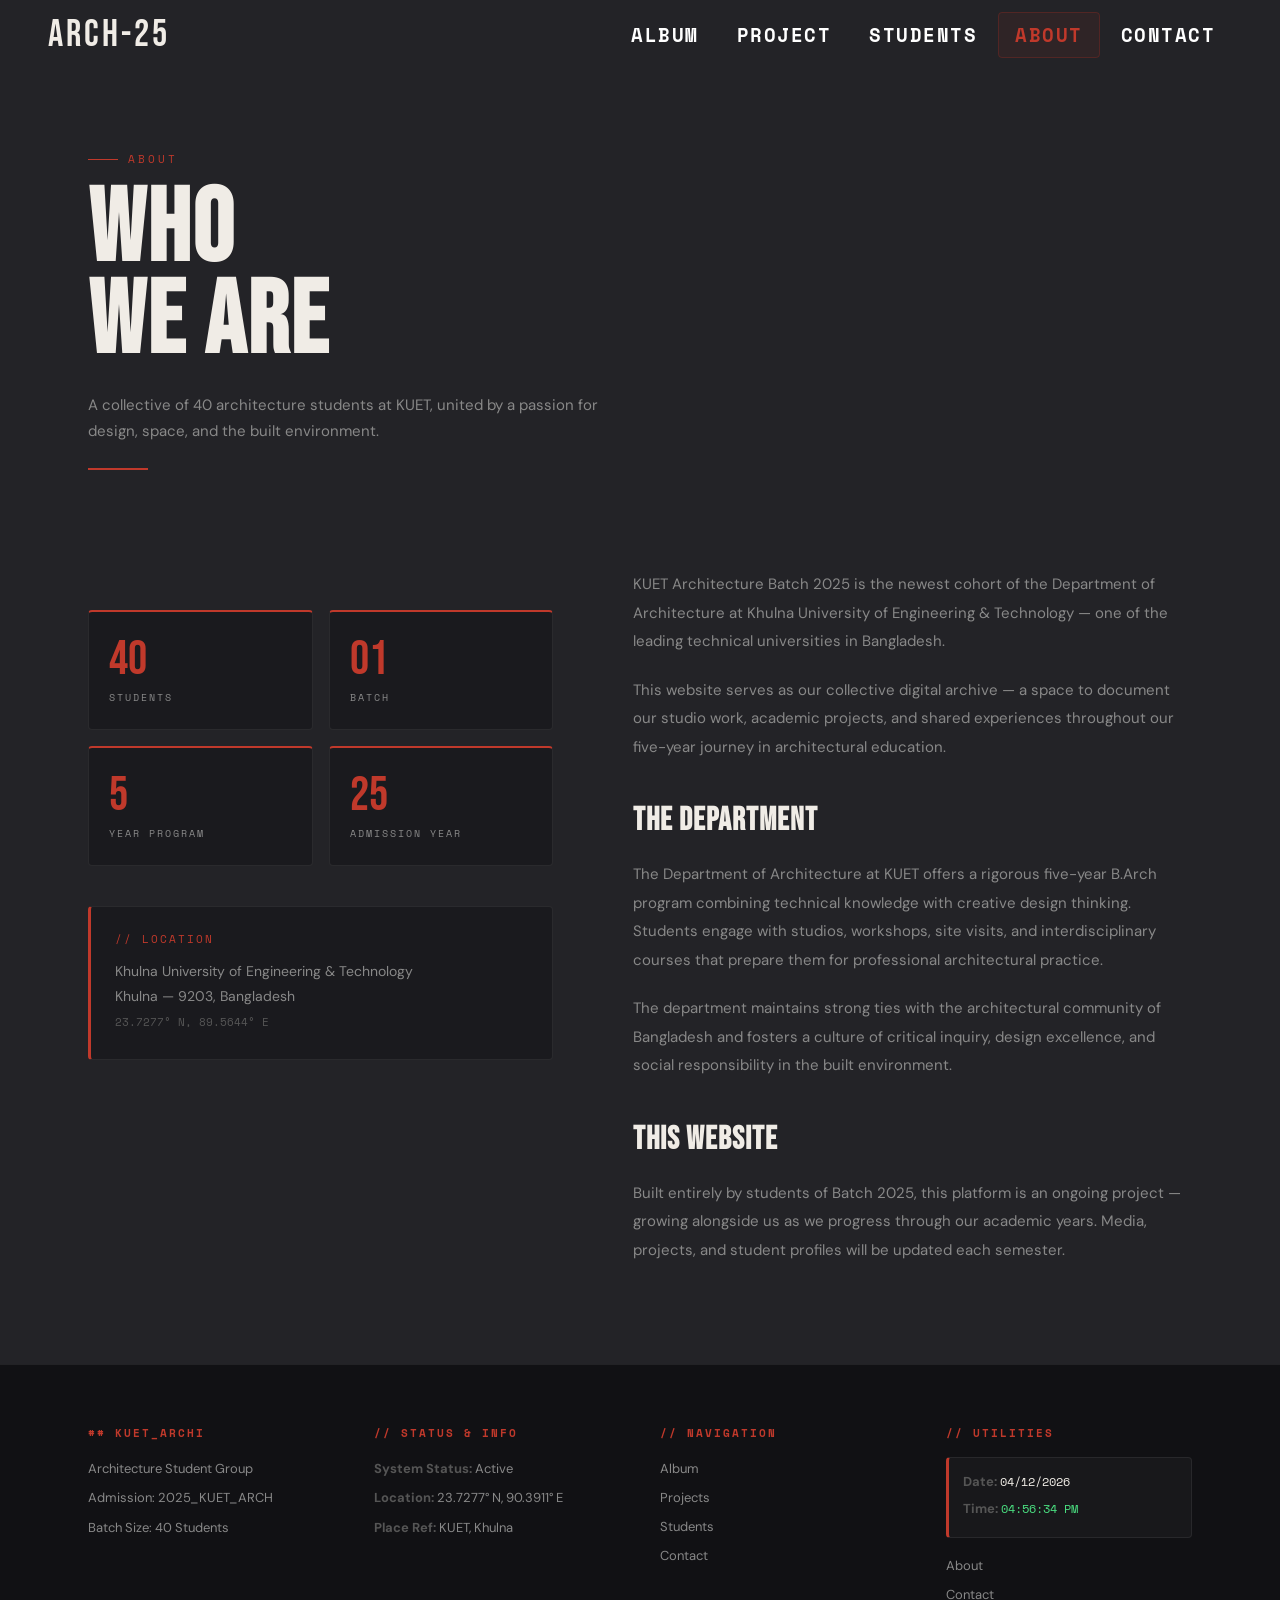
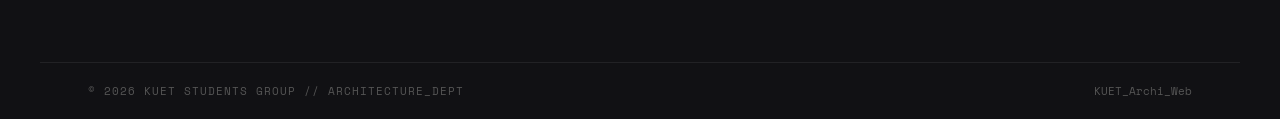
<file: about.html>
<!DOCTYPE html>
<html lang="en">
<head>
  <meta charset="UTF-8">
  <meta name="viewport" content="width=device-width, initial-scale=1.0">
  <title>KUET Architecture'25</title>
  <link rel="stylesheet" href="style.css">
</head>
<body>

<nav class="navbar" id="navbar">
  <a href="index.html" class="logo">Arch-25</a>
  <ul class="nav-menu" id="desktop-menu"></ul>
  <button class="menu-toggle" id="menu-btn" aria-label="Toggle menu">
    <svg id="menu-icon" fill="none" viewBox="0 0 24 24">
      <path stroke-linecap="round" stroke-linejoin="round" stroke-width="2" d="M4 6h16M4 12h16M4 18h16"/>
    </svg>
  </button>
</nav>
<div class="mobile-menu" id="mobile-menu"></div>

<main>

  <div class="page-hero">
    <p class="label">About</p>
    <h1>WHO<br>WE ARE</h1>
    <p>A collective of 40 architecture students at KUET, united by a passion for design, space, and the built environment.</p>
    <div class="divider-line"></div>
  </div>

  <div class="about-content">

    <!-- Left: Stats -->
    <div>
      <div class="about-stats">
        <div class="stat-block">
          <div class="stat-num">40</div>
          <div class="stat-label">Students</div>
        </div>
        <div class="stat-block">
          <div class="stat-num">01</div>
          <div class="stat-label">Batch</div>
        </div>
        <div class="stat-block">
          <div class="stat-num">5</div>
          <div class="stat-label">Year Program</div>
        </div>
        <div class="stat-block">
          <div class="stat-num">25</div>
          <div class="stat-label">Admission Year</div>
        </div>
      </div>

      <div style="margin-top: 40px; padding: 24px; background: var(--surface); border: 1px solid var(--border); border-left: 3px solid var(--accent); border-radius: 4px;">
        <p style="font-family: var(--mono); font-size: 11px; color: var(--accent); letter-spacing: 2px; text-transform: uppercase; margin-bottom: 12px;">// LOCATION</p>
        <p style="font-size: 14px; color: var(--text-muted); line-height: 1.8;">
          Khulna University of Engineering &amp; Technology<br>
          Khulna — 9203, Bangladesh<br>
          <span style="color: var(--text-dim); font-family: var(--mono); font-size: 11px;">23.7277° N, 89.5644° E</span>
        </p>
      </div>
    </div>

    <!-- Right: Text -->
    <div class="about-text">
      <p>
        KUET Architecture Batch 2025 is the newest cohort of the Department of Architecture at Khulna University of Engineering &amp; Technology — one of the leading technical universities in Bangladesh.
      </p>
      <p>
        This website serves as our collective digital archive — a space to document our studio work, academic projects, and shared experiences throughout our five-year journey in architectural education.
      </p>

      <h3>The Department</h3>
      <p>
        The Department of Architecture at KUET offers a rigorous five-year B.Arch program combining technical knowledge with creative design thinking. Students engage with studios, workshops, site visits, and interdisciplinary courses that prepare them for professional architectural practice.
      </p>
      <p>
        The department maintains strong ties with the architectural community of Bangladesh and fosters a culture of critical inquiry, design excellence, and social responsibility in the built environment.
      </p>

      <h3>This Website</h3>
      <p>
        Built entirely by students of Batch 2025, this platform is an ongoing project — growing alongside us as we progress through our academic years. Media, projects, and student profiles will be updated each semester.
      </p>
    </div>

  </div>

</main>

<footer class="archi-footer">
  <div class="footer-container">
    <div class="footer-section">
      <h3>## KUET_ARCHI</h3>
      <p>Architecture Student Group</p>
      <p>Admission: 2025_KUET_ARCH</p>
      <p>Batch Size: 40 Students</p>
    </div>
    <div class="footer-section">
      <h3>// STATUS &amp; INFO</h3>
      <p><strong>System Status:</strong> Active</p>
      <p><strong>Location:</strong> 23.7277° N, 90.3911° E</p>
      <p><strong>Place Ref:</strong> KUET, Khulna</p>
    </div>
    <div class="footer-section">
      <h3>// NAVIGATION</h3>
      <ul class="footer-links">
         <li><a href="index.html">Album</a></li>
        <li><a href="project.html">Projects</a></li>
        <li><a href="students.html">Students</a></li>
        <li><a href="contact.html">Contact</a></li>
      </ul>
    </div>
    <div class="footer-section">
      <h3>// UTILITIES</h3>
      <div class="live-clock-box">
        <p><strong>Date:</strong> <span id="live-date">--/--/----</span></p>
        <p><strong>Time:</strong> <span id="live-time">--:--:-- --</span></p>
      </div>
      <ul class="footer-links">
        <li><a href="about.html">About</a></li>
        <li><a href="contact.html">Contact</a></li>
      </ul>
    </div>
  </div>
  <div class="footer-bottom">
    <div class="footer-bottom-left">
      <h1>© 2026 KUET STUDENTS GROUP // ARCHITECTURE_DEPT</h1>
    </div>
    <div class="footer-version"><p>KUET_Archi_Web</p></div>
  </div>
</footer>

<script src="script.js"></script>
</body>
</html>
</file>
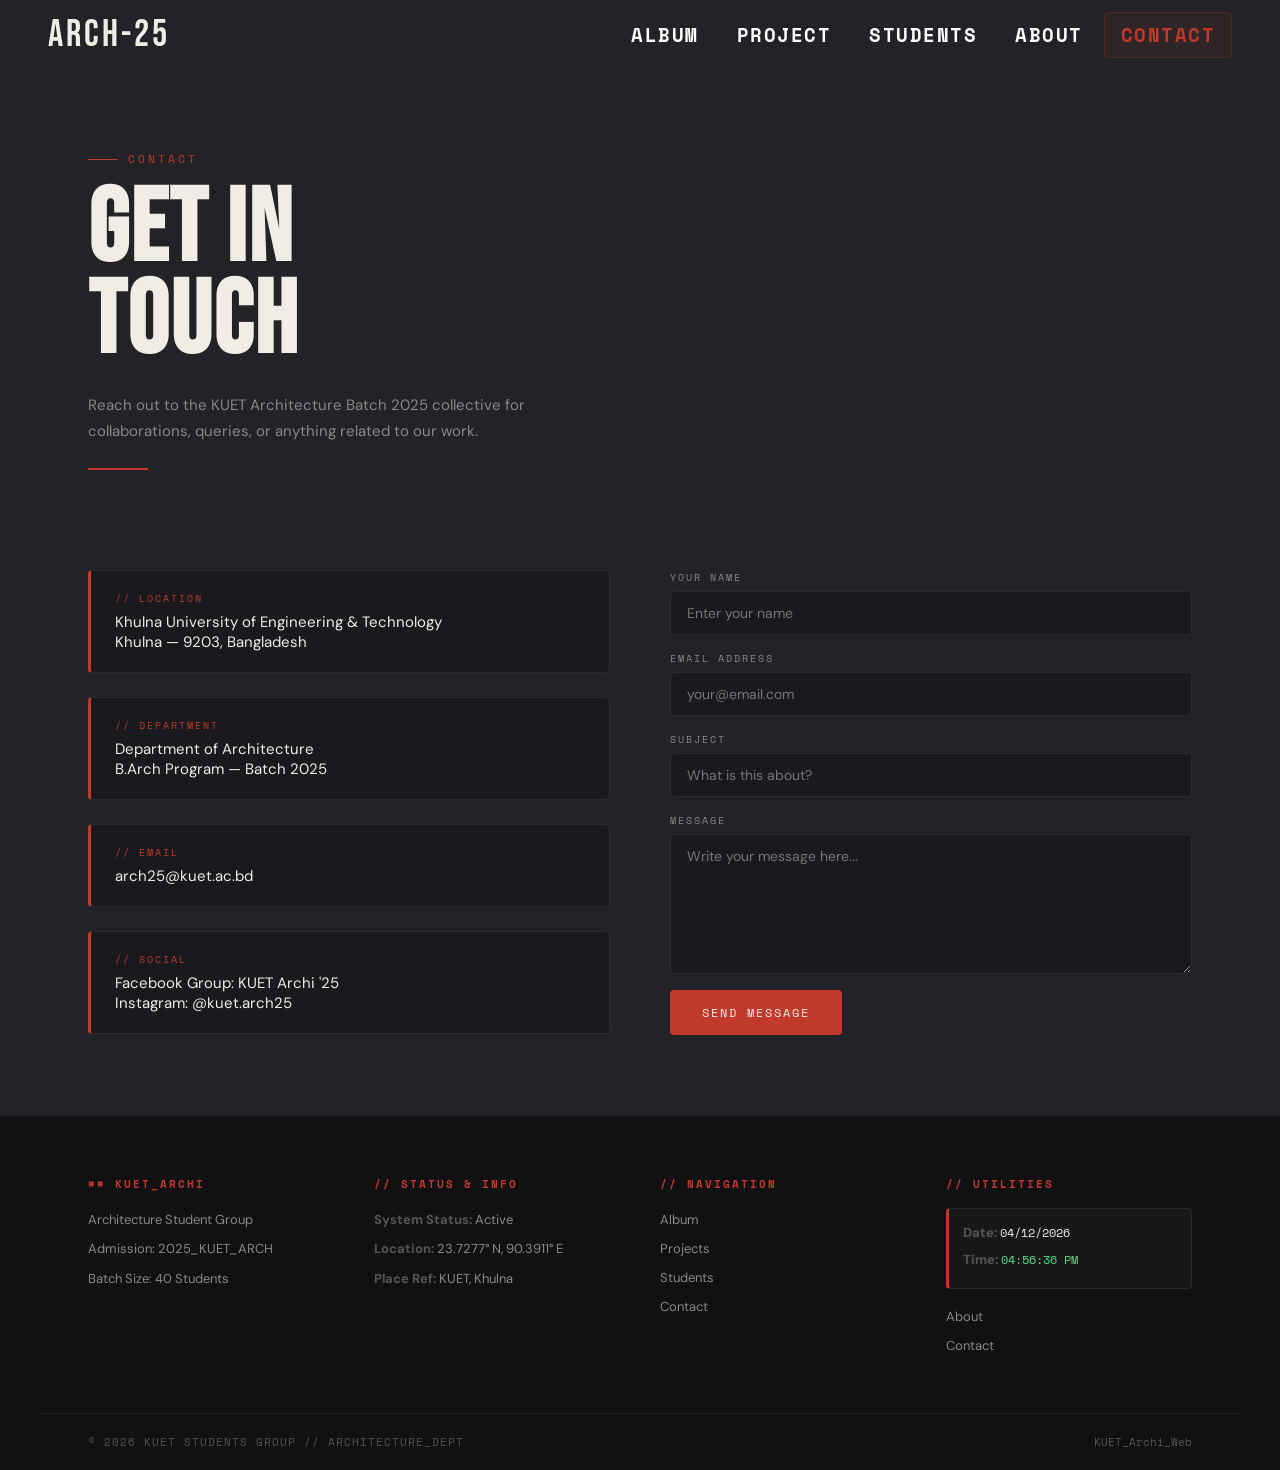
<file: contact.html>
<!DOCTYPE html>
<html lang="en">
<head>
  <meta charset="UTF-8">
  <meta name="viewport" content="width=device-width, initial-scale=1.0">
  <title>KUET Architecture'25</title>
  <link rel="stylesheet" href="style.css">
</head>
<body>

<nav class="navbar" id="navbar">
  <a href="index.html" class="logo">Arch-25</a>
  <ul class="nav-menu" id="desktop-menu"></ul>
  <button class="menu-toggle" id="menu-btn" aria-label="Toggle menu">
    <svg id="menu-icon" fill="none" viewBox="0 0 24 24">
      <path stroke-linecap="round" stroke-linejoin="round" stroke-width="2" d="M4 6h16M4 12h16M4 18h16"/>
    </svg>
  </button>
</nav>
<div class="mobile-menu" id="mobile-menu"></div>

<main>

  <div class="page-hero">
    <p class="label">Contact</p>
    <h1>GET IN<br>TOUCH</h1>
    <p>Reach out to the KUET Architecture Batch 2025 collective for collaborations, queries, or anything related to our work.</p>
    <div class="divider-line"></div>
  </div>

  <div class="contact-grid">

    <!-- Info -->
    <div class="contact-info">
      <div class="contact-item">
        <p class="ci-label">// Location</p>
        <p class="ci-value">Khulna University of Engineering &amp; Technology<br>Khulna — 9203, Bangladesh</p>
      </div>
      <div class="contact-item">
        <p class="ci-label">// Department</p>
        <p class="ci-value">Department of Architecture<br>B.Arch Program — Batch 2025</p>
      </div>
      <div class="contact-item">
        <p class="ci-label">// Email</p>
        <p class="ci-value">arch25@kuet.ac.bd</p>
      </div>
      <div class="contact-item">
        <p class="ci-label">// Social</p>
        <p class="ci-value">Facebook Group: KUET Archi '25<br>Instagram: @kuet.arch25</p>
      </div>
    </div>

    <!-- Form -->
    <div class="contact-form">
      <div class="form-group">
        <label for="name">Your Name</label>
        <input type="text" id="name" placeholder="Enter your name">
      </div>
      <div class="form-group">
        <label for="email">Email Address</label>
        <input type="email" id="email" placeholder="your@email.com">
      </div>
      <div class="form-group">
        <label for="subject">Subject</label>
        <input type="text" id="subject" placeholder="What is this about?">
      </div>
      <div class="form-group">
        <label for="message">Message</label>
        <textarea id="message" placeholder="Write your message here..."></textarea>
      </div>
      <button class="btn-submit" onclick="handleSubmit()">Send Message</button>
      <p id="form-status" style="font-family:var(--mono); font-size:12px; color:var(--accent); margin-top:8px; display:none;"></p>
    </div>

  </div>

</main>

<footer class="archi-footer">
  <div class="footer-container">
    <div class="footer-section">
      <h3>## KUET_ARCHI</h3>
      <p>Architecture Student Group</p>
      <p>Admission: 2025_KUET_ARCH</p>
      <p>Batch Size: 40 Students</p>
    </div>
    <div class="footer-section">
      <h3>// STATUS &amp; INFO</h3>
      <p><strong>System Status:</strong> Active</p>
      <p><strong>Location:</strong> 23.7277° N, 90.3911° E</p>
      <p><strong>Place Ref:</strong> KUET, Khulna</p>
    </div>
    <div class="footer-section">
      <h3>// NAVIGATION</h3>
      <ul class="footer-links">
        <li><a href="index.html">Album</a></li>
        <li><a href="project.html">Projects</a></li>
        <li><a href="students.html">Students</a></li>
        <li><a href="contact.html">Contact</a></li>
      </ul>
    </div>
    <div class="footer-section">
      <h3>// UTILITIES</h3>
      <div class="live-clock-box">
        <p><strong>Date:</strong> <span id="live-date">--/--/----</span></p>
        <p><strong>Time:</strong> <span id="live-time">--:--:-- --</span></p>
      </div>
      <ul class="footer-links">
        <li><a href="about.html">About</a></li>
        <li><a href="contact.html">Contact</a></li>
      </ul>
    </div>
  </div>
  <div class="footer-bottom">
    <div class="footer-bottom-left">
      <h1>© 2026 KUET STUDENTS GROUP // ARCHITECTURE_DEPT</h1>
    </div>
    <div class="footer-version"><p>KUET_Archi_Web</p></div>
  </div>
</footer>

<script src="script.js"></script>
<script>
  function handleSubmit() {
    const name    = document.getElementById('name').value.trim();
    const email   = document.getElementById('email').value.trim();
    const message = document.getElementById('message').value.trim();
    const status  = document.getElementById('form-status');

    if (!name || !email || !message) {
      status.textContent = '// ERROR: Please fill in all required fields.';
      status.style.color = '#e74c3c';
      status.style.display = 'block';
      return;
    }
    // এখানে তোমার backend/email service এর fetch() call যোগ করো
    status.textContent = '// MESSAGE_SENT: We will get back to you soon.';
    status.style.color = '#4ade80';
    status.style.display = 'block';
  }
</script>
</body>
</html>
</file>
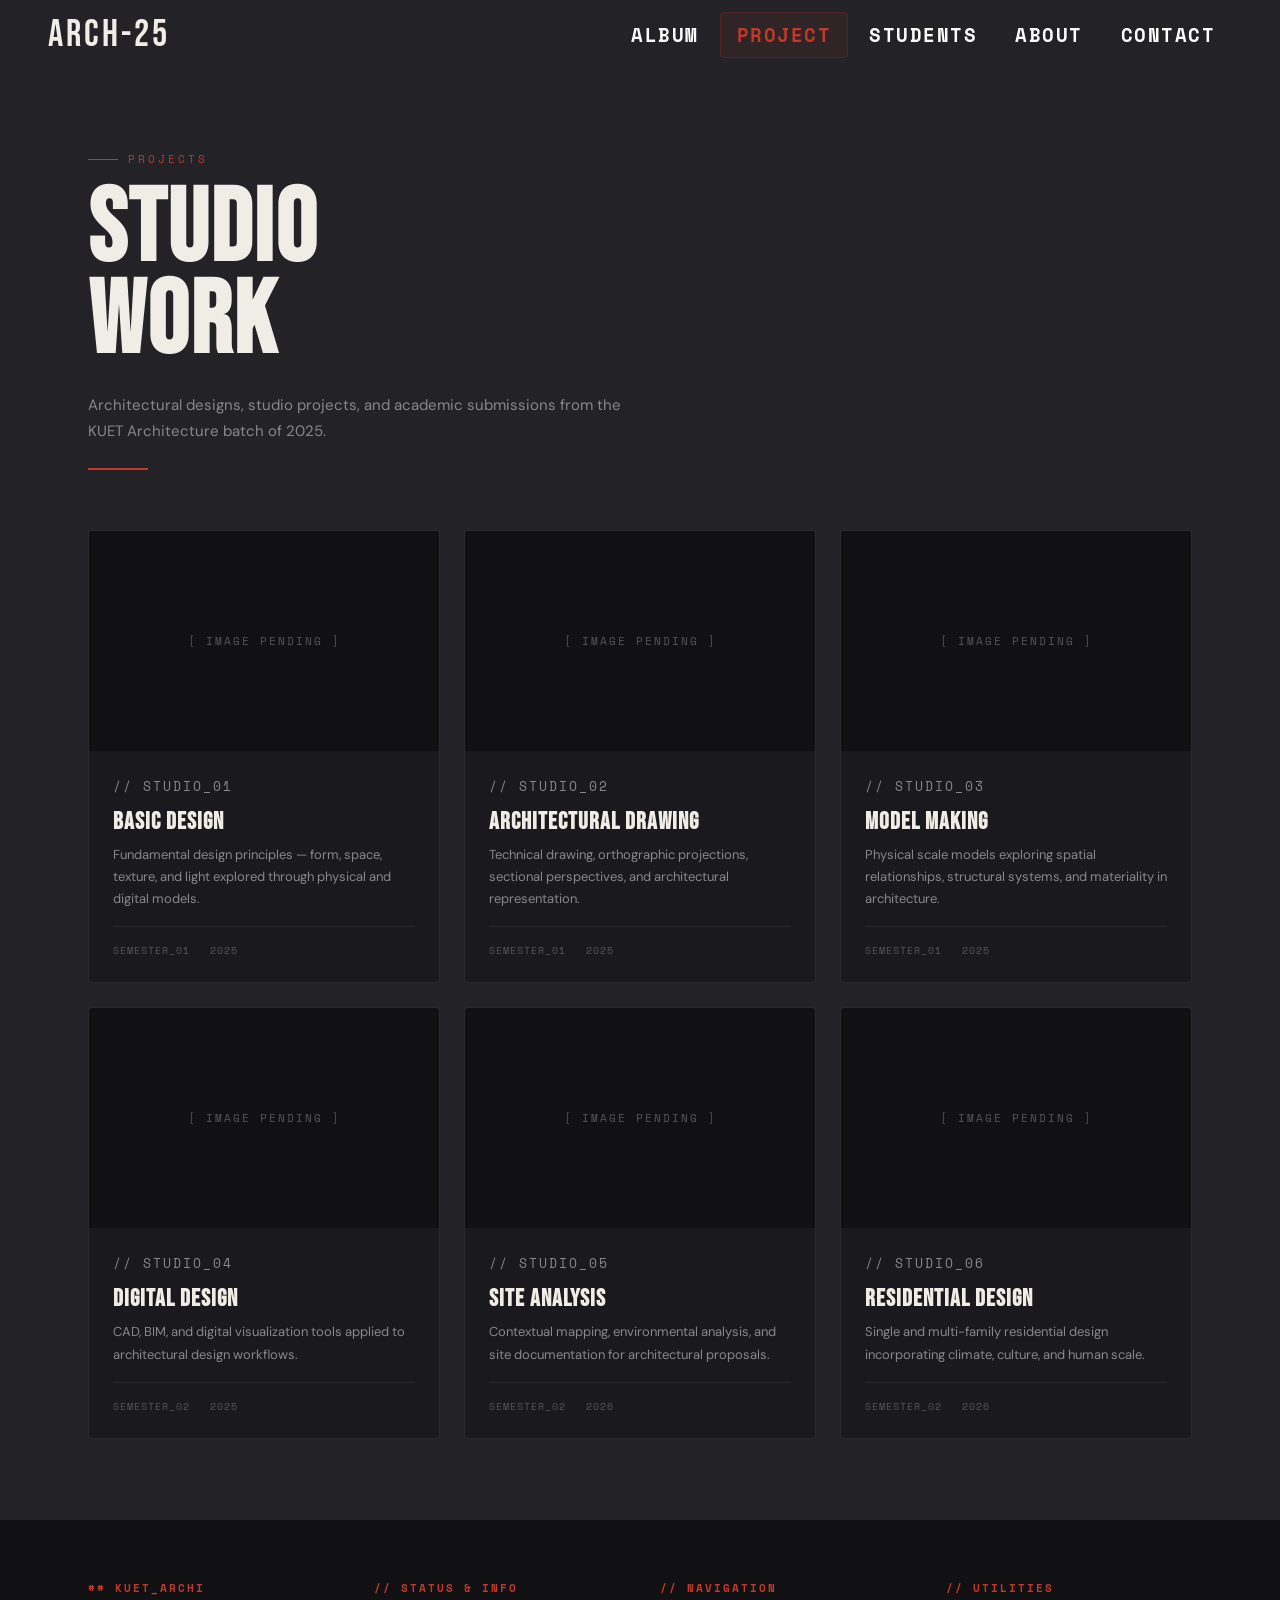
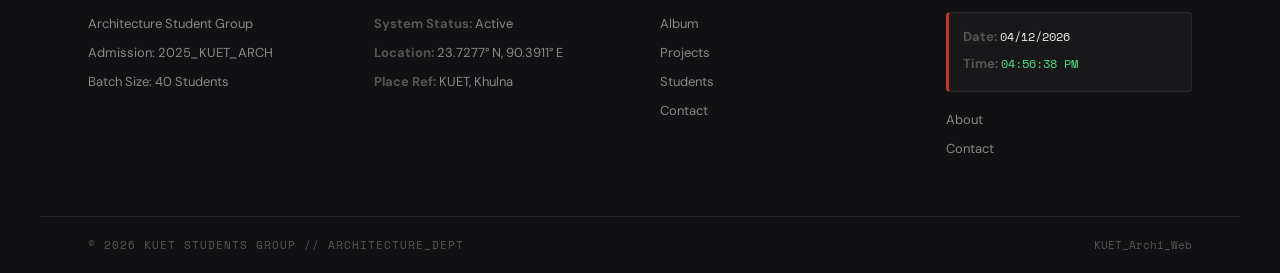
<file: project.html>
<!DOCTYPE html>
<html lang="en">
<head>
  <meta charset="UTF-8">
  <meta name="viewport" content="width=device-width, initial-scale=1.0">
  <title>KUET Architecture'25</title>
  <link rel="stylesheet" href="style.css">
</head>
<body>

<nav class="navbar" id="navbar">
  <a href="index.html" class="logo">Arch-25</a>
  <ul class="nav-menu" id="desktop-menu"></ul>
  <button class="menu-toggle" id="menu-btn" aria-label="Toggle menu">
    <svg id="menu-icon" fill="none" viewBox="0 0 24 24">
      <path stroke-linecap="round" stroke-linejoin="round" stroke-width="2" d="M4 6h16M4 12h16M4 18h16"/>
    </svg>
  </button>
</nav>
<div class="mobile-menu" id="mobile-menu"></div>

<main>

  <div class="page-hero">
    <p class="label">Projects</p>
    <h1>STUDIO<br>WORK</h1>
    <p>Architectural designs, studio projects, and academic submissions from the KUET Architecture batch of 2025.</p>
    <div class="divider-line"></div>
  </div>

  <div class="projects-grid">

    <div class="project-card">
      <div class="project-img">
        <div class="project-img-placeholder">[ IMAGE PENDING ]</div>
      </div>
      <div class="project-info">
        <p class="project-tag">// STUDIO_01</p>
        <h3>Basic Design</h3>
        <p>Fundamental design principles — form, space, texture, and light explored through physical and digital models.</p>
        <div class="project-meta">
          <span>SEMESTER_01</span>
          <span>2025</span>
        </div>
      </div>
    </div>

    <div class="project-card">
      <div class="project-img">
        <div class="project-img-placeholder">[ IMAGE PENDING ]</div>
      </div>
      <div class="project-info">
        <p class="project-tag">// STUDIO_02</p>
        <h3>Architectural Drawing</h3>
        <p>Technical drawing, orthographic projections, sectional perspectives, and architectural representation.</p>
        <div class="project-meta">
          <span>SEMESTER_01</span>
          <span>2025</span>
        </div>
      </div>
    </div>

    <div class="project-card">
      <div class="project-img">
        <div class="project-img-placeholder">[ IMAGE PENDING ]</div>
      </div>
      <div class="project-info">
        <p class="project-tag">// STUDIO_03</p>
        <h3>Model Making</h3>
        <p>Physical scale models exploring spatial relationships, structural systems, and materiality in architecture.</p>
        <div class="project-meta">
          <span>SEMESTER_01</span>
          <span>2025</span>
        </div>
      </div>
    </div>

    <div class="project-card">
      <div class="project-img">
        <div class="project-img-placeholder">[ IMAGE PENDING ]</div>
      </div>
      <div class="project-info">
        <p class="project-tag">// STUDIO_04</p>
        <h3>Digital Design</h3>
        <p>CAD, BIM, and digital visualization tools applied to architectural design workflows.</p>
        <div class="project-meta">
          <span>SEMESTER_02</span>
          <span>2025</span>
        </div>
      </div>
    </div>

    <div class="project-card">
      <div class="project-img">
        <div class="project-img-placeholder">[ IMAGE PENDING ]</div>
      </div>
      <div class="project-info">
        <p class="project-tag">// STUDIO_05</p>
        <h3>Site Analysis</h3>
        <p>Contextual mapping, environmental analysis, and site documentation for architectural proposals.</p>
        <div class="project-meta">
          <span>SEMESTER_02</span>
          <span>2026</span>
        </div>
      </div>
    </div>

    <div class="project-card">
      <div class="project-img">
        <div class="project-img-placeholder">[ IMAGE PENDING ]</div>
      </div>
      <div class="project-info">
        <p class="project-tag">// STUDIO_06</p>
        <h3>Residential Design</h3>
        <p>Single and multi-family residential design incorporating climate, culture, and human scale.</p>
        <div class="project-meta">
          <span>SEMESTER_02</span>
          <span>2026</span>
        </div>
      </div>
    </div>

  </div>

</main>

<footer class="archi-footer">
  <div class="footer-container">
    <div class="footer-section">
      <h3>## KUET_ARCHI</h3>
      <p>Architecture Student Group</p>
      <p>Admission: 2025_KUET_ARCH</p>
      <p>Batch Size: 40 Students</p>
    </div>
    <div class="footer-section">
      <h3>// STATUS &amp; INFO</h3>
      <p><strong>System Status:</strong> Active</p>
      <p><strong>Location:</strong> 23.7277° N, 90.3911° E</p>
      <p><strong>Place Ref:</strong> KUET, Khulna</p>
    </div>
    <div class="footer-section">
      <h3>// NAVIGATION</h3>
      <ul class="footer-links"> <li><a href="index.html">Album</a></li>
        <li><a href="project.html">Projects</a></li>
        <li><a href="students.html">Students</a></li>
        <li><a href="contact.html">Contact</a></li>
      </ul>
    </div>
    <div class="footer-section">
      <h3>// UTILITIES</h3>
      <div class="live-clock-box">
        <p><strong>Date:</strong> <span id="live-date">--/--/----</span></p>
        <p><strong>Time:</strong> <span id="live-time">--:--:-- --</span></p>
      </div>
      <ul class="footer-links">
        <li><a href="About.html">About</a></li>
        <li><a href="Contact.html">Contact</a></li>
      </ul>
    </div>
  </div>
  <div class="footer-bottom">
    <div class="footer-bottom-left">
      <h1>© 2026 KUET STUDENTS GROUP // ARCHITECTURE_DEPT</h1>
    </div>
    <div class="footer-version"><p>KUET_Archi_Web</p></div>
  </div>
</footer>

<script src="script.js"></script>
</body>
</html>
</file>
<file: style.css>
/* ============================================
   ARCH-25 | KUET ARCHITECTURE BATCH 2025
   Production CSS - All Pages
   ============================================ */

@import url('https://fonts.googleapis.com/css2?family=Space+Mono:wght@400;700&family=Bebas+Neue&family=DM+Sans:wght@300;400;500;600&display=swap');

/* ── 1. CSS VARIABLES ── */
:root {
  --bg:        #232327;
  --bg-2:      #111114;
  --surface:   #1a1a1e;
  --border:    rgba(255,255,255,0.07);
  --accent:    #c0392b;
  --accent-2:  #e74c3c;
  --text:      #f0ece6;
  --text-muted:#888;
  --text-dim:  #555;
  --nav-h:     70px;
  --mono:      'Space Mono', monospace;
  --display:   'Bebas Neue', sans-serif;
  --body:      'DM Sans', sans-serif;
  --radius:    4px;
  --trans:     all 0.3s cubic-bezier(0.4,0,0.2,1);
}

/* ── 2. RESET ── */
*, *::before, *::after {
  margin: 0; padding: 0;
  box-sizing: border-box;
}
html { scroll-behavior: smooth; font-size: 16px; }
body {
  background: var(--bg);
  color: var(--text);
  font-family: var(--body);
  min-height: 100vh;
  display: flex;
  flex-direction: column;
  overflow-x: hidden;
}
a { color: inherit; text-decoration: none; }
ul { list-style: none; }
img { display: block; max-width: 100%; }
main { flex: 1; padding-top: var(--nav-h); }

/* ── 3. NAVBAR ── */
.navbar {
  position: fixed;
  top: 0; left: 0;
  width: 100%;
  height: var(--nav-h);
  z-index: 1000;
  padding: 0 48px;
  display: flex;
  justify-content: space-between;
  align-items: center;
  background: transparent;
  border-bottom: 1px solid transparent;
  transition: var(--trans);
}
.navbar.scrolled {
  background: rgba(12,12,13,0.85);
 
  -webkit-backdrop-filter: blur(18px);
   backdrop-filter: blur(18px);
   border-bottom: 1px solid var(--border);
  box-shadow: 0 8px 32px rgba(0,0,0,0.4);
}

/* Logo */
.logo {
  font-family: var(--display);
  font-size: 38px;
  letter-spacing: 3px;
  color: var(--text);
  position: relative;
}
.logo::after {
  content: '';
  position: absolute;
  bottom: 0; left: 0;
  width: 0; height: 2px;
  background: var(--accent);
  transition: width 0.3s ease;
}
.logo:hover::after { width: 100%; }

/* Desktop menu */
.nav-menu {
  display: flex;
  align-items: center;
  gap: 4px;
}
.nav-link {
  font-family: var(--mono);
  font-size: 19px;
  letter-spacing: 1.5px;
  text-transform: uppercase;
  color: white;
  font-weight: 600;
  padding: 8px 16px;
  border: 1px solid transparent;
  border-radius: var(--radius);
  transition: var(--trans);
}
.nav-link:hover,
.nav-link.active {
  color: var(--text);
  border-color: var(--border);
  background: rgba(255,255,255,0.04);
}
.nav-link.active {
  color: var(--accent);
  border-color: rgba(167, 45, 31, 0.3);
  background: rgba(192,57,43,0.08);
}

/* Hamburger button */
.menu-toggle {
  display: none;
  background: rgba(255,255,255,0.04);
  border: 1px solid var(--border);
  border-radius: var(--radius);
  padding: 10px;
  cursor: pointer;
  transition: var(--trans);
  z-index: 1001;
}
.menu-toggle:hover { background: rgba(255,255,255,0.08); }
.menu-toggle svg {
  width: 20px; height: 20px;
  stroke: var(--text);
  display: block;
}

/* Mobile menu */
.mobile-menu {
  position: fixed;
  top: var(--nav-h);
  left: 0;
  width: 100%;
  background: rgba(39, 39, 41, 0.97);
 
  -webkit-backdrop-filter: blur(20px);
   backdrop-filter: blur(20px);
  border-bottom: 1px solid var(--border);
  padding: 24px;
  display: flex;
  flex-direction: column;
  gap: 6px;
  z-index: 999;
  transform: translateY(-110%);
  opacity: 0;
  transition: transform 0.35s cubic-bezier(0.4,0,0.2,1), opacity 0.3s ease;
  pointer-events: none;
}
.mobile-menu.open {
  transform: translateY(0);
  opacity: 1;
  pointer-events: all;
}
.mobile-link {
  font-family: var(--mono);
  font-size: 19px;
  letter-spacing: 2px;
  text-transform: uppercase;
  color:palegreen;
  padding: 14px 18px;
  border: 1px solid transparent;
  border-radius: var(--radius);
  transition: var(--trans);
}
.mobile-link:hover {
  color: var(--text);
  border-color: var(--border);
  background: rgba(255,255,255,0.04);
  padding-left: 24px;
}

/* ── 4. FOOTER ── */
.archi-footer {
  background: var(--bg-2);
  border-top: 1px solid var(--border);
  padding: 60px 0 0;
  margin-top: auto;
}
.footer-container {
  max-width: 1200px;
  margin: 0 auto;
  padding: 0 48px;
  display: grid;
  grid-template-columns: repeat(4, 1fr);
  gap: 40px;
  padding-bottom: 50px;
}
.footer-section h3 {
  font-family: var(--mono);
  font-size: 11px;
  letter-spacing: 2px;
  color: var(--accent);
  margin-bottom: 16px;
  text-transform: uppercase;
}
.footer-section p {
  font-size: 13px;
  color: var(--text-muted);
  line-height: 1.8;
  margin-bottom: 6px;
}
.footer-section strong { color: var(--text-dim); }
.footer-links li { margin-bottom: 8px; }
.footer-links a {
  font-size: 13px;
  color: var(--text-muted);
  transition: color 0.2s ease;
}
.footer-links a:hover { color: var(--accent); }

.live-clock-box {
  background: rgba(255,255,255,0.03);
  border: 1px solid var(--border);
  border-left: 3px solid var(--accent);
  padding: 12px 14px;
  margin-bottom: 16px;
  border-radius: var(--radius);
}
.live-clock-box p { margin-bottom: 4px; }
#live-time { color: #4ade80; font-family: var(--mono); font-size: 12px; }
#live-date { color: var(--text); font-family: var(--mono); font-size: 12px; }

.footer-bottom {
  max-width: 1200px;
  margin: 0 auto;
  padding: 20px 48px;
  border-top: 1px solid var(--border);
  display: flex;
  justify-content: space-between;
  align-items: center;
}
.footer-bottom-left h1 {
  font-family: var(--mono);
  font-size: 11px;
  font-weight: 400;
  color: var(--text-dim);
  letter-spacing: 1px;
}
.footer-version p {
  font-family: var(--mono);
  font-size: 11px;
  color: var(--text-dim);
}

/* ── 5. PAGE SECTIONS GENERIC ── */
.page-hero {
  padding: 80px 48px 60px;
  max-width: 1200px;
  margin: 0 auto;
}
.page-hero .label {
  font-family: var(--mono);
  font-size: 11px;
  letter-spacing: 3px;
  color: var(--accent);
  text-transform: uppercase;
  margin-bottom: 16px;
  display: flex;
  align-items: center;
  gap: 10px;
}
.page-hero .label::before {
  content: '';
  display: inline-block;
  width: 30px; height: 1px;
  background: var(--accent);
}
.page-hero h1 {
  font-family: var(--display);
  font-size: clamp(56px, 8vw, 110px);
  line-height: 0.9;
  letter-spacing: 2px;
  color: var(--text);
  margin-bottom: 24px;
}
.page-hero p {
  font-size: 15px;
  color: var(--text-muted);
  max-width: 540px;
  line-height: 1.7;
}
.divider-line {
  width: 60px; height: 2px;
  background: var(--accent);
  margin-top: 24px;
}

/* ── 6. CAROUSEL (index.html) ── */
.caro { overflow: hidden; padding: 20px 0; }
.carousel-heading {
  font-family: var(--mono);
  font-size: 18px;
  letter-spacing: 3px;
  color: var(--accent);
  text-transform: uppercase;
  text-align: center;
  margin-bottom: 30px;
  padding: 0 48px;
}
.card-carousel-window {
  width: 100%;
  overflow: hidden;
  background: var(--surface);
  padding: 30px 0;
  border-top: 1px solid palegreen;
  border-bottom: 1px solid var(--border);
}
.card-carousel-track {
  display: flex;
  gap: 20px;
  padding-left: 20px;
  width: max-content;
  animation: infiniteCardScroll 28s linear infinite;
}
.card-carousel-window:hover .card-carousel-track {
  animation-play-state: paused;
}
.image-card {
  width: 500px;
  height: fit-content;
  flex-shrink: 0;
  background: var(--bg-2);
  border: 1px solid var(--border);
  border-top: 3px solid var(--accent);
  overflow: hidden;
  transition: transform 0.3s ease;
}
.card-image-wrapper {
  width: 100%; height: 220px;
  overflow: hidden;
}
.card-image-wrapper img {
  width: 100%; height: 100%;
  object-fit: cover;
  transition: transform 0.5s ease;
}
.image-card:hover { transform: translateY(-6px); }
.image-card:hover .card-image-wrapper img { transform: scale(1.06); }
@keyframes infiniteCardScroll {
  0%   { transform: translateX(0); }
  100% { transform: translateX(calc(-1 * (500px + 20px) * 9)); }
}

/* ── 7. HEADER HERO (index.html) ── */
.site-hero {
  min-height: 100vh;
  display: flex;
  flex-direction: column;
  justify-content: flex-end;
  padding: 0 48px 60px;
  position: relative;
  overflow: hidden;
 
}
.hero-bg {
  position: absolute;
  inset: 0;
  background-image: url(flipcard/cover.jpg);
  background-size: cover;
  background-position: center;
  filter: brightness(1);
}
.hero-bars {
  position: absolute;
  bottom: 0; left: 0;
  top: auto;
  width: 100%;
  display: flex;
  flex-direction: column;
  gap: 150px;
  padding: 0 48px 28px;
  box-sizing: border-box;
}
.hero-bars span {
  display: block;
  height: 6px;
  background: rgb(58, 16, 16);
  border-radius: 2px;
  transform-origin: left;
  animation: barsSlideIn 0.6s ease both;
}
.hero-bars span:nth-child(1) { width: 45%; animation-delay: 0.1s; }
.hero-bars span:nth-child(2) { width: 65%; animation-delay: 0.25s; }
.hero-bars span:nth-child(3) { width: 80%; animation-delay: 0.4s; }
.hero-bars span:nth-child(4) { width: 95%; animation-delay: 0.55s; }
@keyframes barsSlideIn {
  from { transform: scaleX(0); opacity: 0; }
  to   { transform: scaleX(1); opacity: 1; }
}
.hero-content {
  position: relative;
  z-index: 1;
  animation: heroFadeUp 0.9s 0.6s ease both;
}
@keyframes heroFadeUp {
  from { opacity: 0; transform: translateY(30px); }
  to   { opacity: 1; transform: translateY(0); }
}
.hero-content .dept {
  font-family: var(--mono);
  font-size: 18px;
  letter-spacing: 4px;
  color:black;
  font-weight: 700;
  text-transform: uppercase;
  margin-bottom: 16px;
}
.hero-content h1 {
  font-family: var(--display);
  font-size: clamp(60px, 10vw, 130px);
  line-height: 0.85;
  letter-spacing: 3px;
  color: green;
  margin-bottom: 8px;
}
.hero-content h2 {
  font-family: var(--display);
  font-size: clamp(30px, 5vw, 60px);
  letter-spacing: 6px;
  color:green;
}

/* ── 8. CONTACT PAGE ── */
.contact-grid {
  max-width: 1200px;
  margin: 0 auto;
  padding: 40px 48px 80px;
  display: grid;
  grid-template-columns: 1fr 1fr;
  gap: 60px;
}
.contact-info { display: flex; flex-direction: column; gap: 24px; }
.contact-item {
  padding: 20px 24px;
  border: 1px solid var(--border);
  border-left: 3px solid var(--accent);
  background: var(--surface);
  border-radius: var(--radius);
}
.contact-item .ci-label {
  font-family: var(--mono);
  font-size: 10px;
  letter-spacing: 2px;
  color: var(--accent);
  text-transform: uppercase;
  margin-bottom: 6px;
}
.contact-item .ci-value {
  font-size: 15px;
  color: var(--text);
}
.contact-form { display: flex; flex-direction: column; gap: 16px; }
.form-group { display: flex; flex-direction: column; gap: 6px; }
.form-group label {
  font-family: var(--mono);
  font-size: 10px;
  letter-spacing: 2px;
  color: var(--text-muted);
  text-transform: uppercase;
}
.form-group input,
.form-group textarea {
  background: var(--surface);
  border: 1px solid var(--border);
  color: var(--text);
  padding: 12px 16px;
  font-family: var(--body);
  font-size: 14px;
  border-radius: var(--radius);
  outline: none;
  transition: border-color 0.2s ease;
  resize: vertical;
}
.form-group input:focus,
.form-group textarea:focus { border-color: var(--accent); }
.form-group textarea { min-height: 140px; }
.btn-submit {
  background: var(--accent);
  color: var(--text);
  border: none;
  padding: 14px 32px;
  font-family: var(--mono);
  font-size: 12px;
  letter-spacing: 2px;
  text-transform: uppercase;
  cursor: pointer;
  border-radius: var(--radius);
  transition: background 0.2s ease;
  align-self: flex-start;
}
.btn-submit:hover { background: var(--accent-2); }

/* ── 9. STUDENTS PAGE ── */
.students-grid {
  max-width: 1200px;
  margin: 0 auto;
  padding: 0 48px 80px;
  display: grid;
  grid-template-columns: repeat(auto-fill, minmax(200px, 1fr));
  gap: 16px;
}
.student-card {
  background: var(--surface);
  border: 1px solid var(--border);
  border-top: 2px solid var(--accent);
  padding: 24px 20px;
  transition: var(--trans);
  border-radius: var(--radius);
}
.student-card:hover {
  border-color: rgba(192,57,43,0.4);
  transform: translateY(-4px);
  box-shadow: 0 12px 30px rgba(0,0,0,0.3);
}
/* .student-num {
  font-family: var(--mono);
  font-size: 10px;
  color: var(--accent);
  letter-spacing: 2px;
  margin-bottom: 8px;
} */
.student-name {
  font-size: 20px;
  font-weight: 500;
  color: rgb(53, 144, 180);
  line-height: 1.4;
}
.student-roll {
  font-family: var(--mono);
  font-size: 15px;
  color: var(--text-dim);
  margin-top: 6px;
}

/* ── 10. ABOUT PAGE ── */
.about-content {
  max-width: 1200px;
  margin: 0 auto;
  padding: 40px 48px 80px;
  display: grid;
  grid-template-columns: 1fr 1.2fr;
  gap: 80px;
  align-items: start;
}
.about-stats {
  display: grid;
  grid-template-columns: 1fr 1fr;
  gap: 16px;
  margin-top: 40px;
}
.stat-block {
  background: var(--surface);
  border: 1px solid var(--border);
  border-top: 2px solid var(--accent);
  padding: 24px 20px;
  border-radius: var(--radius);
}
.stat-num {
  font-family: var(--display);
  font-size: 48px;
  color: var(--accent);
  line-height: 1;
}
.stat-label {
  font-family: var(--mono);
  font-size: 10px;
  color: var(--text-muted);
  letter-spacing: 2px;
  margin-top: 6px;
  text-transform: uppercase;
}
.about-text p {
  font-size: 15px;
  color: var(--text-muted);
  line-height: 1.9;
  margin-bottom: 20px;
}
.about-text h3 {
  font-family: var(--display);
  font-size: 32px;
  letter-spacing: 1px;
  color: var(--text);
  margin-bottom: 20px;
  margin-top: 40px;
}

/* ── 11. PROJECT PAGE ── */
.projects-grid {
  max-width: 1200px;
  margin: 0 auto;
  padding: 0 48px 80px;
  display: grid;
  grid-template-columns: repeat(auto-fill, minmax(340px, 1fr));
  gap: 24px;
}
.project-card {
  background: var(--surface);
  border: 1px solid var(--border);
  overflow: hidden;
  border-radius: var(--radius);
  transition: var(--trans);
}
.project-card:hover {
  transform: translateY(-6px);
  box-shadow: 0 20px 40px rgba(0,0,0,0.4);
  border-color: rgba(192,57,43,0.3);
}
.project-img {
  width: 100%; height: 220px;
  background: var(--bg-2);
  overflow: hidden;
}
.project-img img {
  width: 100%; height: 100%;
  object-fit: cover;
  transition: transform 0.5s ease;
}
.project-card:hover .project-img img { transform: scale(1.06); }
.project-img-placeholder {
  width: 100%; height: 100%;
  display: flex;
  align-items: center;
  justify-content: center;
  font-family: var(--mono);
  font-size: 11px;
  color: var(--text-dim);
  letter-spacing: 2px;
}
.project-info { padding: 24px; }
.project-tag {
  font-family: var(--mono);
  font-size: 10px;
  letter-spacing: 2px;
  color: var(--accent);
  text-transform: uppercase;
  margin-bottom: 10px;
}
.project-info h3 {
  font-family: var(--display);
  font-size: 24px;
  letter-spacing: 1px;
  color: var(--text);
  margin-bottom: 8px;
}
.project-info p {
  font-size: 13px;
  color: var(--text-muted);
  line-height: 1.7;
}
.project-meta {
  margin-top: 16px;
  padding-top: 16px;
  border-top: 1px solid var(--border);
  display: flex;
  gap: 20px;
}
.project-meta span {
  font-family: var(--mono);
  font-size: 10px;
  color: var(--text-dim);
  letter-spacing: 1px;
}

/* ── 12. RESPONSIVE ── */
@media (max-width: 900px) {
  .footer-container { grid-template-columns: repeat(2, 1fr); }
  .about-content { grid-template-columns: 1fr; gap: 40px; }
  .contact-grid { grid-template-columns: 1fr; gap: 40px; }
}

@media (max-width: 768px) {
  :root { --nav-h: 64px; }
  .navbar { padding: 0 20px; }
  .nav-menu { display: none; }
  .menu-toggle { display: block; }
  .page-hero { padding: 50px 20px 40px; }
  .site-hero { padding: 0 20px 40px; }
  .contact-grid,
  .students-grid,
  .projects-grid,
  .about-content { padding-left: 20px; padding-right: 20px; }
  .footer-container { grid-template-columns: 1fr 1fr; padding: 0 20px; }
  .footer-bottom { padding: 20px; flex-direction: column; gap: 10px; align-items: flex-start; }
  .footer-bottom-left h1 { font-size: 9px; }
}

@media (max-width: 480px) {
  .footer-container { grid-template-columns: 1fr; }
  .about-stats { grid-template-columns: 1fr 1fr; }
  .projects-grid { grid-template-columns: 1fr; }
}

/* ── 13. SCROLL BAR ── */
::-webkit-scrollbar { width: 6px; }
::-webkit-scrollbar-track { background: var(--bg); }
::-webkit-scrollbar-thumb { background: var(--accent); border-radius: 3px; }
</file>
